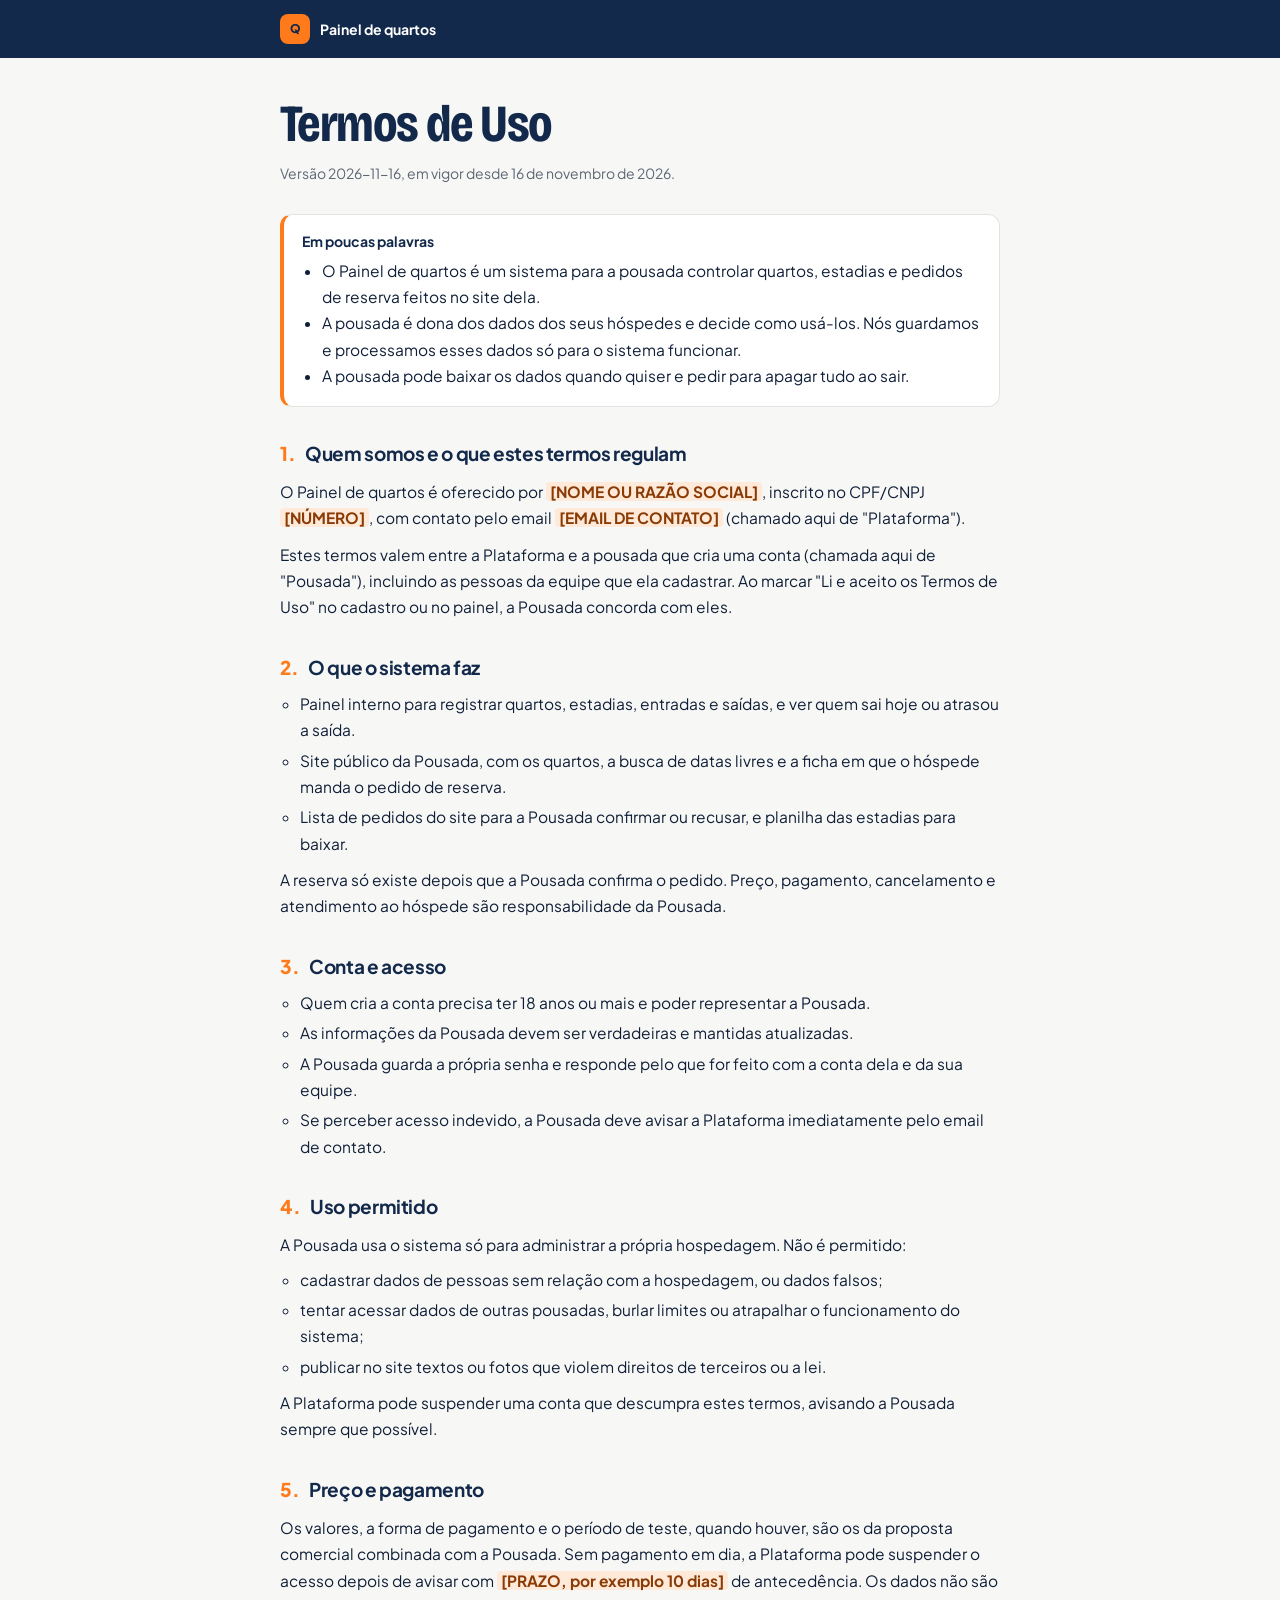
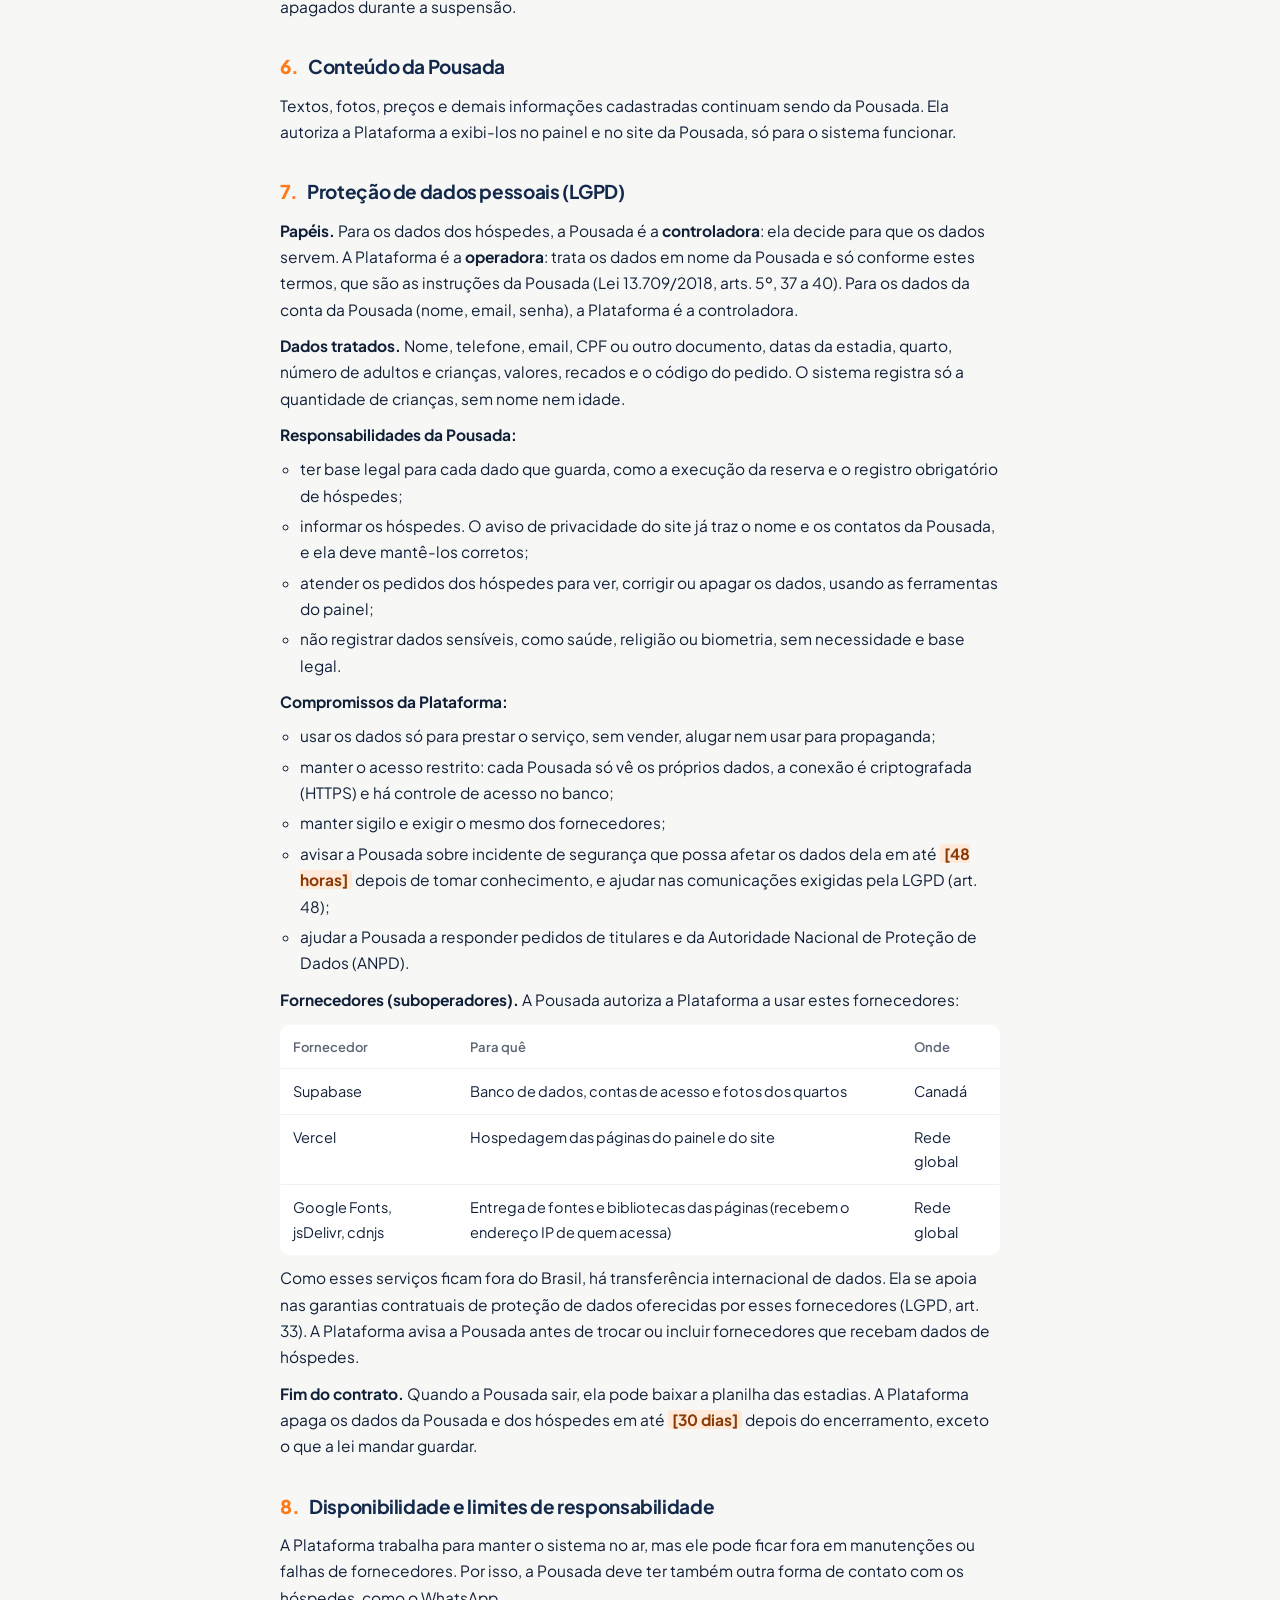
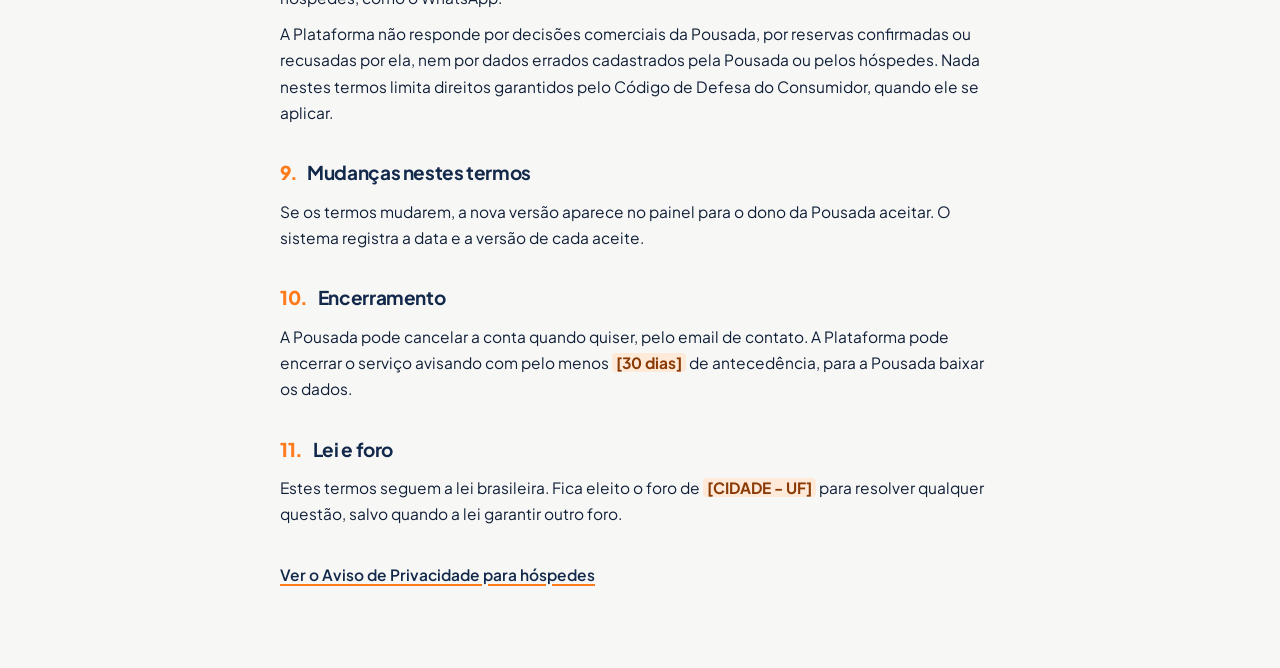
<file: termos.html>
<!doctype html>
<html lang="pt-BR">
<head>
<meta charset="utf-8">
<meta name="viewport" content="width=device-width, initial-scale=1, viewport-fit=cover">
<title>Termos de Uso · Painel de quartos</title>
<meta name="description" content="Termos de Uso do Painel de quartos para pousadas, com as regras de proteção de dados (LGPD).">
<meta name="theme-color" content="#13294b">
<link rel="preconnect" href="https://fonts.googleapis.com">
<link rel="preconnect" href="https://fonts.gstatic.com" crossorigin>
<link rel="stylesheet" href="https://fonts.googleapis.com/css2?family=Bricolage+Grotesque:opsz,wdth,wght@12..96,75..100,600..800&family=Plus+Jakarta+Sans:wght@400;600;700&display=swap">
<link rel="stylesheet" href="app.css">
<style>
/* Documento legal: leitura confortável (linha curta, entrelinha folgada), seções numeradas porque são cláusulas em sequência. */
.doc-topo { background: var(--marinho); color: #fff; }
.doc-topo .dentro { max-width: 760px; margin: 0 auto; padding: 14px 20px; display: flex; align-items: center; gap: 10px; font-weight: 700; }
.doc-topo i { width: 30px; height: 30px; border-radius: 8px; background: var(--laranja); color: var(--marinho); display: grid; place-items: center; font-style: normal; font-weight: 800; font-size: 12px; }
.doc { max-width: 760px; margin: 0 auto; padding: 40px 20px 80px; color: var(--tinta); }
.doc h1 { font-family: "Bricolage Grotesque", var(--f); font-variation-settings: "wdth" 82; font-size: clamp(34px, 6vw, 52px); line-height: 1; letter-spacing: -.03em; color: var(--marinho); }
.doc .meta { color: var(--suave); margin: 12px 0 28px; font-size: 14px; }
.doc .resumo { background: #fff; border: 1px solid var(--borda); border-left: 4px solid var(--laranja); border-radius: 12px; padding: 16px 18px; margin-bottom: 30px; }
.doc .resumo b { display: block; margin-bottom: 6px; color: var(--marinho); }
.doc .resumo ul { margin: 0; padding-left: 20px; }
.doc ol.clausulas { counter-reset: c; list-style: none; padding: 0; margin: 0; }
.doc ol.clausulas > li { counter-increment: c; margin-top: 30px; }
.doc ol.clausulas > li > h2 { font-size: 19px; color: var(--marinho); display: flex; gap: 10px; align-items: baseline; }
.doc ol.clausulas > li > h2::before { content: counter(c) "."; color: var(--laranja); font-weight: 800; }
.doc p, .doc li { font-size: 15.5px; line-height: 1.7; max-width: 68ch; }
.doc p { margin: 10px 0 0; }
.doc ul.itens { margin: 8px 0 0; padding-left: 20px; }
.doc ul.itens li { margin-top: 4px; }
.doc a { color: var(--marinho); font-weight: 600; text-decoration-color: var(--laranja); text-decoration-thickness: 2px; text-underline-offset: 3px; }
.preencher { background: #ffe9d8; color: #8a3a04; border-radius: 4px; padding: 0 4px; font-weight: 700; }
.doc table { width: 100%; border-collapse: collapse; margin-top: 12px; font-size: 14.5px; background: #fff; border: 1px solid var(--borda); border-radius: 10px; overflow: hidden; }
.doc th, .doc td { text-align: left; padding: 10px 12px; border-bottom: 1px solid var(--linha); vertical-align: top; }
.doc th { color: var(--suave); font-weight: 600; font-size: 13px; }
@media print { .doc-topo { display: none; } .preencher { background: none; } }
</style>
</head>
<body>
<header class="doc-topo"><div class="dentro"><i>Q</i>Painel de quartos</div></header>
<main class="doc">
  <h1>Termos de Uso</h1>
  <p class="meta">Versão 2026-11-16, em vigor desde 16 de novembro de 2026.</p>

  <div class="resumo"><b>Em poucas palavras</b><ul>
    <li>O Painel de quartos é um sistema para a pousada controlar quartos, estadias e pedidos de reserva feitos no site dela.</li>
    <li>A pousada é dona dos dados dos seus hóspedes e decide como usá-los. Nós guardamos e processamos esses dados só para o sistema funcionar.</li>
    <li>A pousada pode baixar os dados quando quiser e pedir para apagar tudo ao sair.</li>
  </ul></div>

  <ol class="clausulas">
    <li><h2>Quem somos e o que estes termos regulam</h2>
      <p>O Painel de quartos é oferecido por <span class="preencher">[NOME OU RAZÃO SOCIAL]</span>, inscrito no CPF/CNPJ <span class="preencher">[NÚMERO]</span>, com contato pelo email <span class="preencher">[EMAIL DE CONTATO]</span> (chamado aqui de "Plataforma").</p>
      <p>Estes termos valem entre a Plataforma e a pousada que cria uma conta (chamada aqui de "Pousada"), incluindo as pessoas da equipe que ela cadastrar. Ao marcar "Li e aceito os Termos de Uso" no cadastro ou no painel, a Pousada concorda com eles.</p></li>

    <li><h2>O que o sistema faz</h2>
      <ul class="itens">
        <li>Painel interno para registrar quartos, estadias, entradas e saídas, e ver quem sai hoje ou atrasou a saída.</li>
        <li>Site público da Pousada, com os quartos, a busca de datas livres e a ficha em que o hóspede manda o pedido de reserva.</li>
        <li>Lista de pedidos do site para a Pousada confirmar ou recusar, e planilha das estadias para baixar.</li>
      </ul>
      <p>A reserva só existe depois que a Pousada confirma o pedido. Preço, pagamento, cancelamento e atendimento ao hóspede são responsabilidade da Pousada.</p></li>

    <li><h2>Conta e acesso</h2>
      <ul class="itens">
        <li>Quem cria a conta precisa ter 18 anos ou mais e poder representar a Pousada.</li>
        <li>As informações da Pousada devem ser verdadeiras e mantidas atualizadas.</li>
        <li>A Pousada guarda a própria senha e responde pelo que for feito com a conta dela e da sua equipe.</li>
        <li>Se perceber acesso indevido, a Pousada deve avisar a Plataforma imediatamente pelo email de contato.</li>
      </ul></li>

    <li><h2>Uso permitido</h2>
      <p>A Pousada usa o sistema só para administrar a própria hospedagem. Não é permitido:</p>
      <ul class="itens">
        <li>cadastrar dados de pessoas sem relação com a hospedagem, ou dados falsos;</li>
        <li>tentar acessar dados de outras pousadas, burlar limites ou atrapalhar o funcionamento do sistema;</li>
        <li>publicar no site textos ou fotos que violem direitos de terceiros ou a lei.</li>
      </ul>
      <p>A Plataforma pode suspender uma conta que descumpra estes termos, avisando a Pousada sempre que possível.</p></li>

    <li><h2>Preço e pagamento</h2>
      <p>Os valores, a forma de pagamento e o período de teste, quando houver, são os da proposta comercial combinada com a Pousada. Sem pagamento em dia, a Plataforma pode suspender o acesso depois de avisar com <span class="preencher">[PRAZO, por exemplo 10 dias]</span> de antecedência. Os dados não são apagados durante a suspensão.</p></li>

    <li><h2>Conteúdo da Pousada</h2>
      <p>Textos, fotos, preços e demais informações cadastradas continuam sendo da Pousada. Ela autoriza a Plataforma a exibi-los no painel e no site da Pousada, só para o sistema funcionar.</p></li>

    <li><h2>Proteção de dados pessoais (LGPD)</h2>
      <p><b>Papéis.</b> Para os dados dos hóspedes, a Pousada é a <b>controladora</b>: ela decide para que os dados servem. A Plataforma é a <b>operadora</b>: trata os dados em nome da Pousada e só conforme estes termos, que são as instruções da Pousada (Lei 13.709/2018, arts. 5º, 37 a 40). Para os dados da conta da Pousada (nome, email, senha), a Plataforma é a controladora.</p>
      <p><b>Dados tratados.</b> Nome, telefone, email, CPF ou outro documento, datas da estadia, quarto, número de adultos e crianças, valores, recados e o código do pedido. O sistema registra só a quantidade de crianças, sem nome nem idade.</p>
      <p><b>Responsabilidades da Pousada:</b></p>
      <ul class="itens">
        <li>ter base legal para cada dado que guarda, como a execução da reserva e o registro obrigatório de hóspedes;</li>
        <li>informar os hóspedes. O aviso de privacidade do site já traz o nome e os contatos da Pousada, e ela deve mantê-los corretos;</li>
        <li>atender os pedidos dos hóspedes para ver, corrigir ou apagar os dados, usando as ferramentas do painel;</li>
        <li>não registrar dados sensíveis, como saúde, religião ou biometria, sem necessidade e base legal.</li>
      </ul>
      <p><b>Compromissos da Plataforma:</b></p>
      <ul class="itens">
        <li>usar os dados só para prestar o serviço, sem vender, alugar nem usar para propaganda;</li>
        <li>manter o acesso restrito: cada Pousada só vê os próprios dados, a conexão é criptografada (HTTPS) e há controle de acesso no banco;</li>
        <li>manter sigilo e exigir o mesmo dos fornecedores;</li>
        <li>avisar a Pousada sobre incidente de segurança que possa afetar os dados dela em até <span class="preencher">[48 horas]</span> depois de tomar conhecimento, e ajudar nas comunicações exigidas pela LGPD (art. 48);</li>
        <li>ajudar a Pousada a responder pedidos de titulares e da Autoridade Nacional de Proteção de Dados (ANPD).</li>
      </ul>
      <p><b>Fornecedores (suboperadores).</b> A Pousada autoriza a Plataforma a usar estes fornecedores:</p>
      <table><tr><th>Fornecedor</th><th>Para quê</th><th>Onde</th></tr>
        <tr><td>Supabase</td><td>Banco de dados, contas de acesso e fotos dos quartos</td><td>Canadá</td></tr>
        <tr><td>Vercel</td><td>Hospedagem das páginas do painel e do site</td><td>Rede global</td></tr>
        <tr><td>Google Fonts, jsDelivr, cdnjs</td><td>Entrega de fontes e bibliotecas das páginas (recebem o endereço IP de quem acessa)</td><td>Rede global</td></tr></table>
      <p>Como esses serviços ficam fora do Brasil, há transferência internacional de dados. Ela se apoia nas garantias contratuais de proteção de dados oferecidas por esses fornecedores (LGPD, art. 33). A Plataforma avisa a Pousada antes de trocar ou incluir fornecedores que recebam dados de hóspedes.</p>
      <p><b>Fim do contrato.</b> Quando a Pousada sair, ela pode baixar a planilha das estadias. A Plataforma apaga os dados da Pousada e dos hóspedes em até <span class="preencher">[30 dias]</span> depois do encerramento, exceto o que a lei mandar guardar.</p></li>

    <li><h2>Disponibilidade e limites de responsabilidade</h2>
      <p>A Plataforma trabalha para manter o sistema no ar, mas ele pode ficar fora em manutenções ou falhas de fornecedores. Por isso, a Pousada deve ter também outra forma de contato com os hóspedes, como o WhatsApp.</p>
      <p>A Plataforma não responde por decisões comerciais da Pousada, por reservas confirmadas ou recusadas por ela, nem por dados errados cadastrados pela Pousada ou pelos hóspedes. Nada nestes termos limita direitos garantidos pelo Código de Defesa do Consumidor, quando ele se aplicar.</p></li>

    <li><h2>Mudanças nestes termos</h2>
      <p>Se os termos mudarem, a nova versão aparece no painel para o dono da Pousada aceitar. O sistema registra a data e a versão de cada aceite.</p></li>

    <li><h2>Encerramento</h2>
      <p>A Pousada pode cancelar a conta quando quiser, pelo email de contato. A Plataforma pode encerrar o serviço avisando com pelo menos <span class="preencher">[30 dias]</span> de antecedência, para a Pousada baixar os dados.</p></li>

    <li><h2>Lei e foro</h2>
      <p>Estes termos seguem a lei brasileira. Fica eleito o foro de <span class="preencher">[CIDADE - UF]</span> para resolver qualquer questão, salvo quando a lei garantir outro foro.</p></li>
  </ol>
  <p style="margin-top:34px"><a href="privacidade.html">Ver o Aviso de Privacidade para hóspedes</a></p>
</main>
</body>
</html>
</file>
<file: app.css>
/* Paleta 60-30-10 "Marinho e laranja" (cores complementares, escolhida pelo dono):
   60% #F7F7F5 branco-gelo: fundo da tela.
   30% #13294B azul-marinho: menu lateral, barra e bilhete do site, faixa da ficha, ícones dos números, barras do gráfico, textos.
   10% #FF7A1A laranja: só o que pede ação ou destaca: botão principal, item ativo do menu, barra de hoje.
   Cartões do painel são brancos. Cores de situação (ocupado, sai hoje, atrasado, chega) são avisos e ficam fora da paleta. */
:root {
  --gelo: #f7f7f5; --marinho: #13294b; --laranja: #ff7a1a;
  --azul: var(--marinho); --nevoa: #ffffff; --dourado: var(--laranja); --branco: #ffffff; --preto: var(--marinho); --violeta: var(--laranja);
  --c60: var(--gelo); --c60-funda: #ecece8; --c60-linha: rgba(19, 41, 75, .12); --c60-texto: var(--marinho); --c60-suave: rgba(19, 41, 75, .68);
  --c30: var(--marinho); --c30-esc: #0c1c35; --c30-tinta: #ffffff; --c30-suave: rgba(255, 255, 255, .68); --c30-hover: rgba(255, 255, 255, .08); --c30-clara: #e4e9f1;
  --c10: var(--laranja); --c10-esc: #ec6a0c; --c10-tinta: var(--marinho); --c10-clara: #ffe9d8; --c10-texto: #b84d05;
  --area: var(--c60); --menu: var(--c30); --moldura: var(--c60);
  --cartao: #ffffff; --borda: #e3e4e0; --linha: #efefec; --campo: #f7f7f5;
  --tinta: #101f38; --suave: #5d6675; --fraco: #9aa1ab;
  --salvia: var(--marinho); --salvia-esc: #0c1c35; --salvia-clara: #e4e9f1; --salvia-tinta: #ffffff;
  --vermelho: #e5383b;
  --ok: #1f7a46; --ok-bg: #eaf7ef; --ok-borda: #c4e8d1;
  --sai: #a8520a; --sai-bg: #fff3e6; --sai-borda: #f8d6b3;
  --atraso: #c81e1e; --atraso-bg: #fdecec; --atraso-borda: #f6c6c6;
  --chega: var(--marinho); --chega-bg: #e8edf5; --chega-borda: #c9d3e4;
  --livre: #5d6675; --livre-bg: #f2f3f2; --livre-borda: #e1e3e0;
  --sombra: 0 1px 2px rgba(19, 41, 75, .05);
  --f: "Plus Jakarta Sans", "Segoe UI", system-ui, -apple-system, sans-serif;
  --r: 14px; --r-p: 9px;
  color-scheme: light;
}
* { box-sizing: border-box; }
[hidden] { display: none !important; }
html { -webkit-text-size-adjust: 100%; }
body { margin: 0; background: var(--c60); color: var(--c60-texto); font: 400 14px/1.5 var(--f); -webkit-font-smoothing: antialiased; }
img { max-width: 100%; display: block; }
button, input, select, textarea { font: inherit; color: inherit; }
a { color: inherit; }
h1, h2, h3 { margin: 0; font-weight: 700; letter-spacing: -.02em; }
p { margin: 0; }
:focus-visible { outline: 2px solid var(--c10); outline-offset: 2px; border-radius: 6px; }
.suave { color: var(--suave); }
svg.i { width: 16px; height: 16px; flex: none; fill: none; stroke: currentColor; stroke-width: 1.7; stroke-linecap: round; stroke-linejoin: round; }

.btn { display: inline-flex; align-items: center; justify-content: center; gap: 7px; height: 36px; padding: 0 14px; border-radius: var(--r-p); border: 1px solid transparent; font-weight: 600; font-size: 13px; cursor: pointer; text-decoration: none; white-space: nowrap; }
.btn svg { width: 15px; height: 15px; flex: none; }
.btn--cheio { background: var(--c10); color: var(--c10-tinta); font-weight: 700; box-shadow: 0 6px 16px -10px rgba(255, 122, 26, .9); }
.btn--cheio:hover { background: var(--c10-esc); }
.btn--sec { background: var(--marinho); color: #ffffff; }
.btn--sec:hover { background: #0c1c35; }
.btn--borda { background: var(--cartao); border-color: var(--borda); color: var(--tinta); }
.btn--borda:hover { border-color: var(--fraco); }
.btn--perigo { background: var(--cartao); border-color: var(--atraso-borda); color: var(--atraso); }
.btn--perigo:hover { background: var(--atraso-bg); }
.btn--grande { height: 42px; padding: 0 18px; font-size: 14px; }
.btn--largo { width: 100%; }
.btn[disabled] { opacity: .5; cursor: progress; }

.cartao { color: var(--tinta); background: var(--cartao); border: 1px solid var(--borda); border-radius: var(--r); box-shadow: var(--sombra); }

.campos { display: grid; gap: 14px; grid-template-columns: repeat(2, minmax(0, 1fr)); }
.campos .todo { grid-column: 1 / -1; }
.campos label { display: grid; gap: 6px; font-size: 12.5px; font-weight: 600; color: var(--tinta); min-width: 0; align-content: start; }
.campos label small { font-weight: 400; color: var(--suave); }
input:not([type="checkbox"]):not([type="radio"]):not([type="file"]), select, textarea { width: 100%; height: 38px; padding: 0 12px; border-radius: var(--r-p); border: 1px solid var(--borda); background: var(--cartao); font-size: 14px; color: var(--tinta); }
input::placeholder, textarea::placeholder { color: var(--fraco); }
textarea { height: auto; min-height: 80px; padding: 9px 12px; resize: vertical; }
input:focus, select:focus, textarea:focus { outline: none; border-color: var(--c10); box-shadow: 0 0 0 3px var(--c10-clara); }
@media (max-width: 560px) { .campos { grid-template-columns: 1fr; } }
.erro { padding: 9px 12px; border-radius: var(--r-p); background: var(--atraso-bg); border: 1px solid var(--atraso-borda); color: var(--atraso); font-weight: 600; font-size: 13px; }

/* etiqueta de situação: pequena, com borda, como "Completed" / "Cancelled" na referência */
.etiqueta { display: inline-flex; align-items: center; height: 22px; padding: 0 8px; border-radius: 6px; border: 1px solid; font-size: 11.5px; font-weight: 600; white-space: nowrap; }
.e-ocupado { background: var(--ok-bg); border-color: var(--ok-borda); color: var(--ok); }
.e-sai { background: var(--sai-bg); border-color: var(--sai-borda); color: var(--sai); }
.e-atrasado, .e-cancelada { background: var(--atraso-bg); border-color: var(--atraso-borda); color: var(--atraso); }
.e-pedido { background: var(--c10); border-color: var(--c10); color: var(--c10-tinta); }
.e-chega, .e-proxima { background: var(--chega-bg); border-color: var(--chega-borda); color: var(--chega); }
.e-livre, .e-fora, .e-encerrada { background: var(--livre-bg); border-color: var(--livre-borda); color: var(--livre); }

.recado { position: fixed; z-index: 80; left: 50%; bottom: calc(84px + env(safe-area-inset-bottom, 0px)); transform: translateX(-50%); max-width: calc(100% - 32px); background: var(--azul); color: var(--nevoa); padding: 10px 16px; border-radius: 10px; font-weight: 600; font-size: 13.5px; box-shadow: 0 12px 30px -12px rgba(0, 0, 0, .45); }
@media (min-width: 900px) { .recado { bottom: 24px; } }
@media (prefers-reduced-motion: reduce) { * { animation: none !important; transition: none !important; } }
</file>
